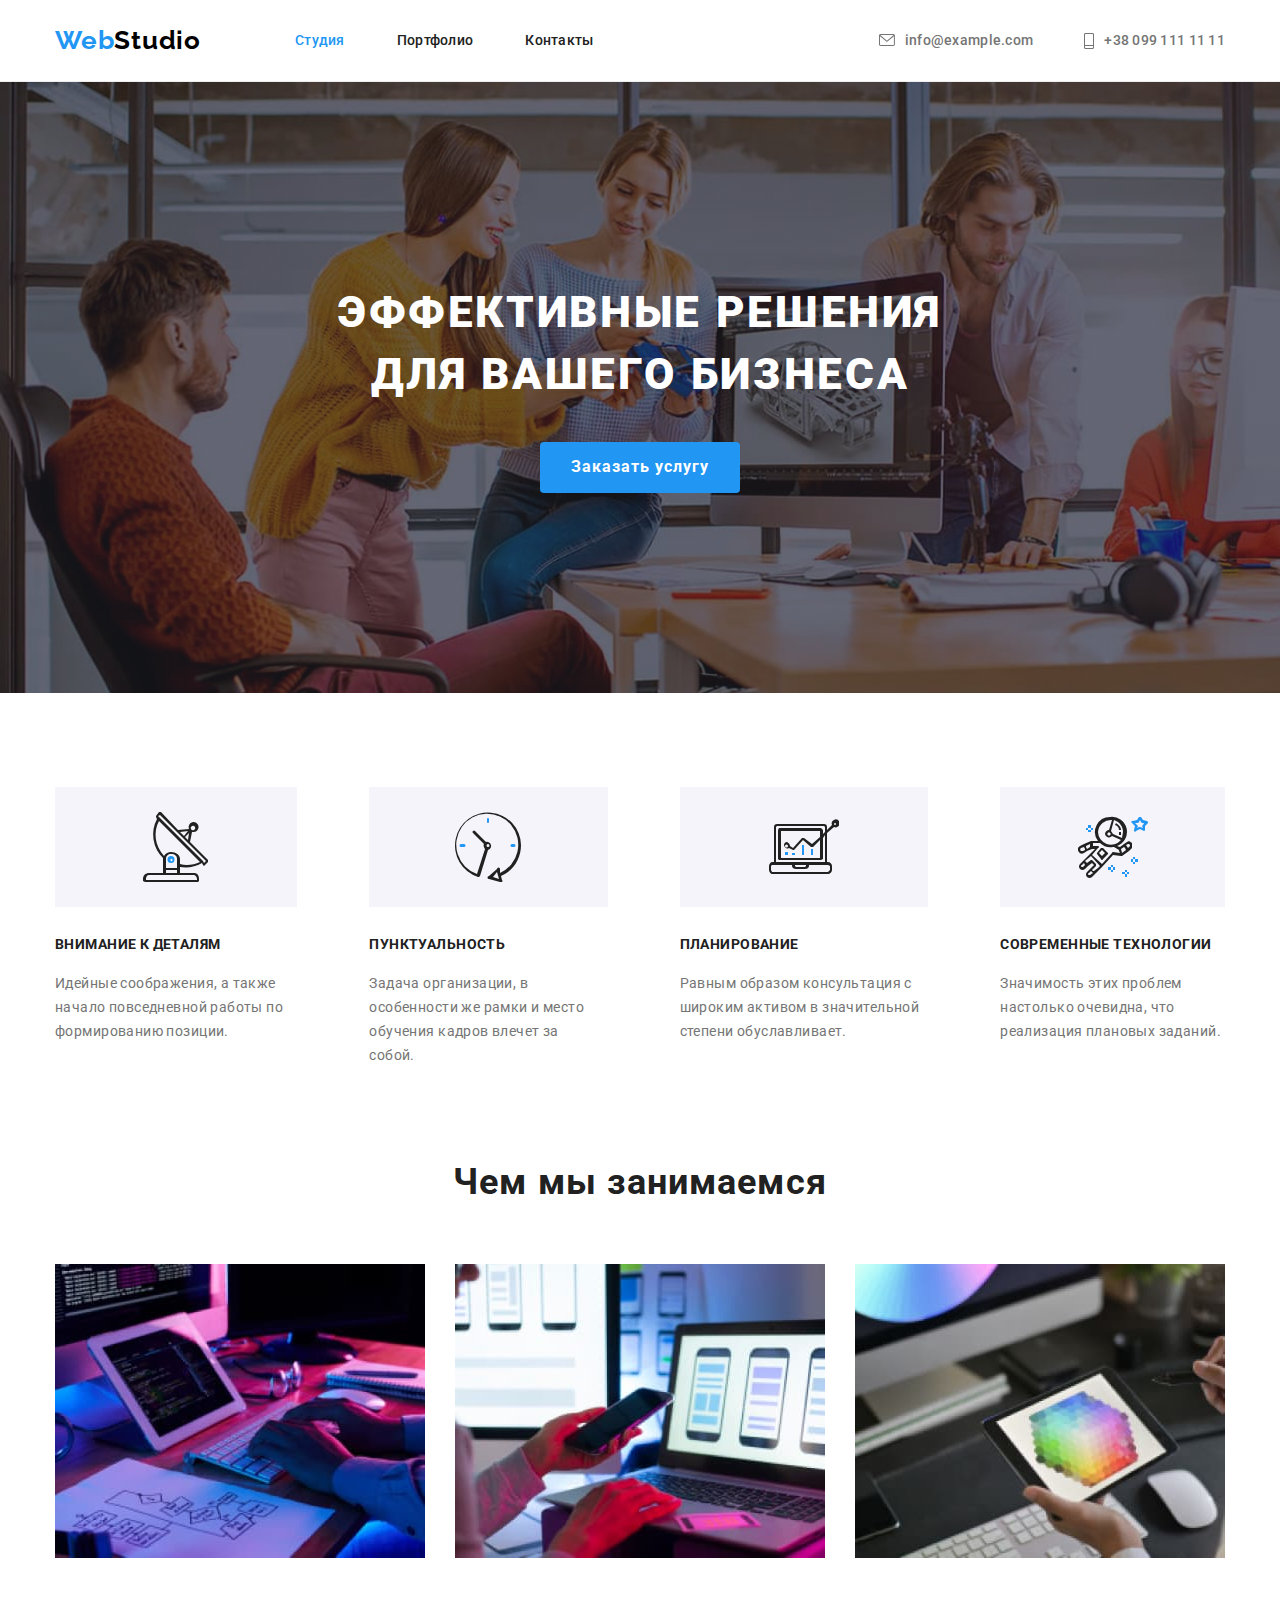
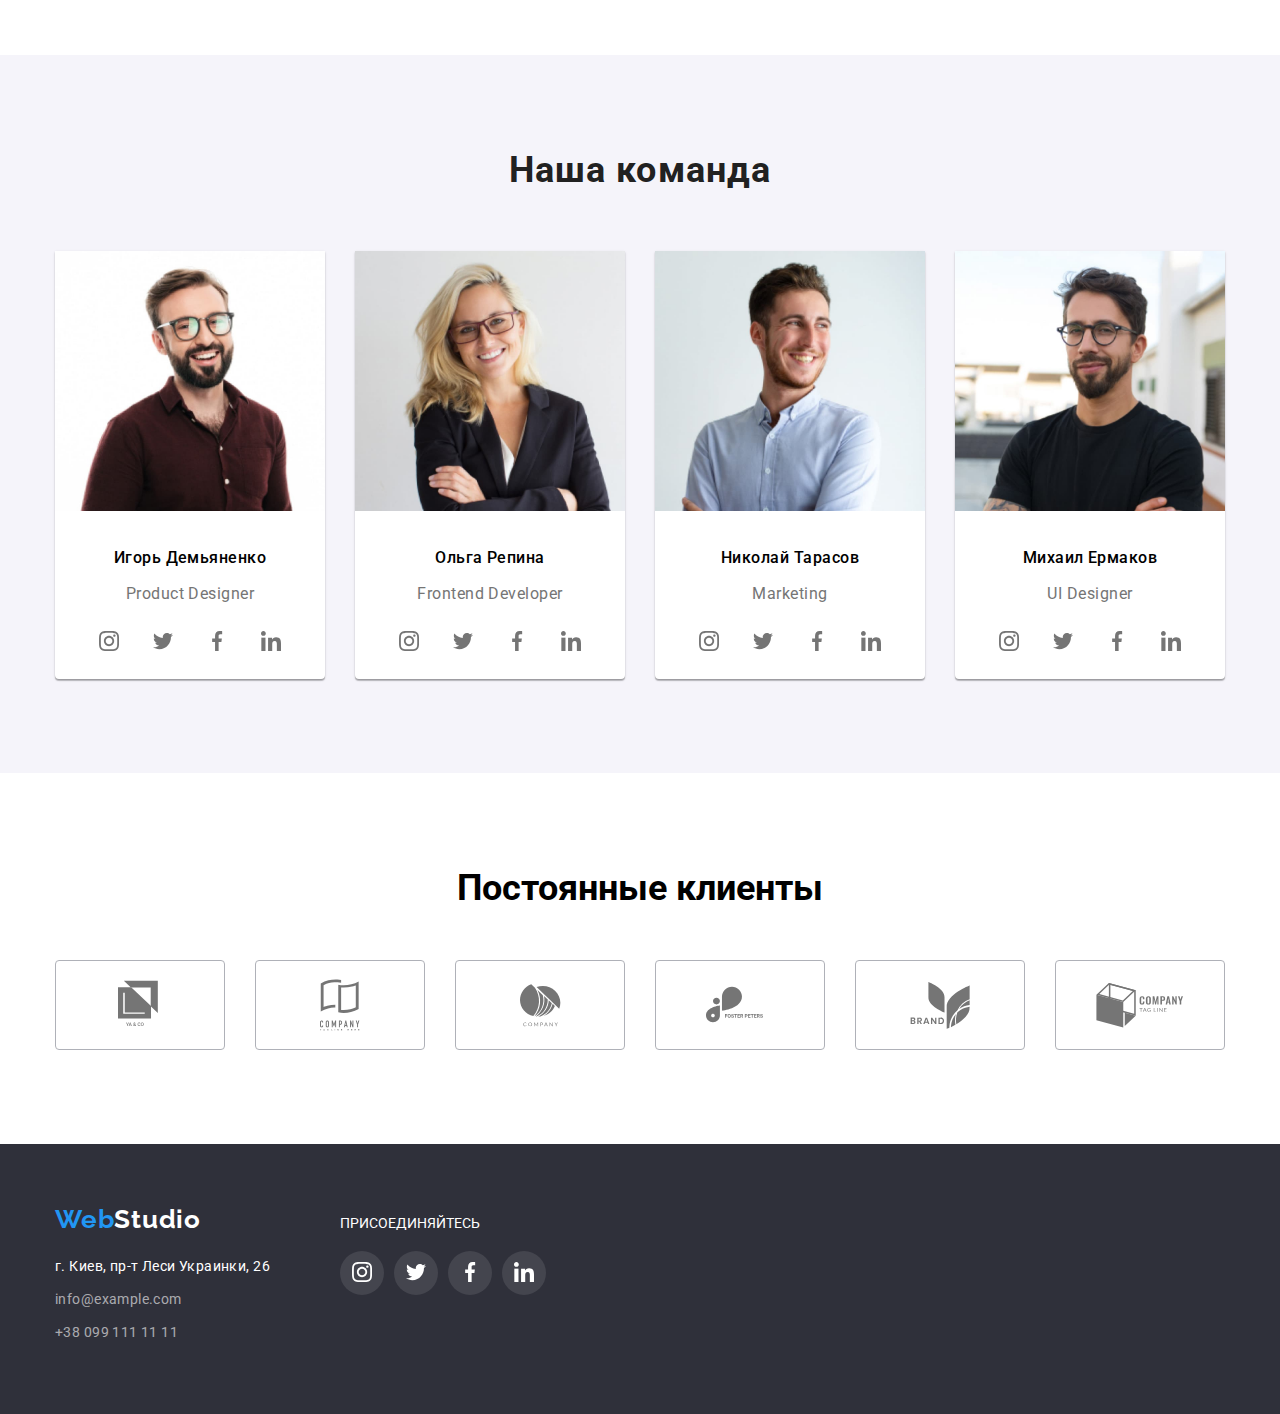
<file: index.html>
<!DOCTYPE html>
<html lang="ru">
  <head>
    <meta charset="UTF-8" />
    <meta name="viewport" content="width=device-width, initial-scale=1.0" />
    <title>WebStudio</title>
    <link href="https://cdnjs.cloudflare.com/ajax/libs/modern-normalize/1.0.0/modern-normalize.css" rel="stylesheet" />
    <link href="https://fonts.googleapis.com/css2?family=Raleway:wght@700&family=Roboto:wght@400;500;700;900&display=swap" rel="stylesheet" />
    <link href="./css/styles.css" rel="stylesheet" />
  </head>
  <body>
    <header class="header">
      <nav class="container main-nav">
        <a href="./index.html" class="logolink wite-background"><span class="logo-web">Web</span>Studio</a>
        <ul class="nav-list list">
          <li class="nav-link-list">
            <a href="./index.html" class="link nav-link current">Студия</a>
          </li>
          <li class="nav-link-list">
            <a href="./portfolio.html" class="link nav-link">Портфолио</a>
          </li>
          <li class="nav-link-list">
            <a href="./index.html" class="link nav-link">Контакты</a>
          </li>
        </ul>

        <ul class="contact list">
          <li class="contact-nav">
            <a href="mailto:info@example.com" class="link contact-link"
              ><svg class="icon-grey icon-envelope" width="16" height="12"><use href="./sprite.svg#icon-envelope"></use></svg>info@example.com</a>
          </li>
          <li class="contact-nav">
            <a href="tel:+380991111111" class="link contact-link"
              ><svg class="icon-grey icon-vector" width="10" height="16"><use href="./sprite.svg#icon-vector"></use></svg>+38 099 111 11 11</a>
          </li>
        </ul>
      </nav>
    </header>

    <main>
      <!--Герой-->
      <section class="hero">
        <div class="container">
          <h1 class="hero-title">Эффективные решения<br />для вашего бизнеса</h1>
          <button class="hero-button">Заказать услугу</button>
        </div>
      </section>

      <!--Наши преимущества-->

      <section class="advantage">
        <div class="container">
          <h2 class="hidden">Наши преимущества</h2>
          <ul class="list list-advantages">
            <li class="li-advantages">
              <h3 class="advantage-title icon-antenna">Внимание к деталям</h3>
              <p class="advantage-text">Идейные соображения, а также начало повседневной работы по формированию позиции.</p>
            </li>
            <li class="li-advantages">
              <h3 class="advantage-title icon-clock">Пунктуальность</h3>
              <p class="advantage-text">Задача организации, в особенности же рамки и место обучения кадров влечет за собой.</p>
            </li>
            <li class="li-advantages">
              <h3 class="advantage-title icon-diagram">Планирование</h3>
              <p class="advantage-text">Равным образом консультация с широким активом в значительной степени обуславливает.</p>
            </li>
            <li class="li-advantages">
              <h3 class="advantage-title icon-astronaut">Современные технологии</h3>
              <p class="advantage-text">Значимость этих проблем настолько очевидна, что реализация плановых заданий.</p>
            </li>
          </ul>
        </div>
      </section>

      <!--Чем мы занимаемся-->
      <section class="our-work">
        <div class="container">
          <h2 class="our-work-title">Чем мы занимаемся</h2>
          <ul class="list our-work-list">
            <li class="work-examples">
              <img src="./images-optimized/index1.jpg" alt="Разрабатывают веб дизан для компьютеров" width="370" height="294" />
            </li>
            <li class="work-examples">
              <img src="./images-optimized/index2.jpg" alt="Разрабатывают веб дизан для мобильных" width="370" height="294" />
            </li>
            <li class="work-examples">
              <img src="./images-optimized/index3.jpg" alt="Разрабатывают веб дизан для планшетов" width="370" height="294" />
            </li>
          </ul>
        </div>
      </section>
      <!--Наша команда-->
      <section class="team">
        <div class="container">
          <h2 class="team-title">Наша команда</h2>
          <ul class="list workers">
            <li class="workers-images">
              <img src="./images-optimized/index21.jpg" alt="фото Игоря Демьяненко" width="270" height="260" />
              <h4 class="team-member">Игорь Демьяненко</h4>
              <p class="profession">Product Designer</p>
              <ul class="list social-links-list">
                <li class="social-item">
                  <a href="instagram" class="social-link"><svg class="icon-instagram" width="20" height="20"><use href="./sprite.svg#icon-instagram2"></use></svg></a>
                </li>
                <li class="social-item">
                  <a href="twitter" class="social-link"><svg class="icon-twitter" width="20" height="20"><use href="./sprite.svg#icon-twitter1"></use></svg></a>
                </li>
                <li class="social-item">
                  <a href="facebook" class="social-link"><svg class="icon-facebook" width="20" height="20"><use href="./sprite.svg#icon-facebook1"></use></svg></a>
                </li>
                <li class="social-item">
                  <a href="linkedin" class="social-link"><svg class="icon-linkedin" width="20" height="20"><use href="./sprite.svg#icon-linkedin1"></use></svg></a>
                </li>
              </ul>
            </li>
            <li class="workers-images">
              <img src="./images-optimized/index22.jpg" alt="фото Ольги Репиной" width="270" height="260" />
              <h4 class="team-member">Ольга Репина</h4>
              <p class="profession">Frontend Developer</p>
              <ul class="list social-links-list">
                <li class="social-item">
                  <a href="instagram" class="social-link"><svg class="icon-instagram" width="20" height="20"><use href="./sprite.svg#icon-instagram2"></use></svg></a>
                </li>
                <li class="social-item">
                  <a href="twitter" class="social-link"><svg class="icon-twitter" width="20" height="20"><use href="./sprite.svg#icon-twitter1"></use></svg></a>
                </li>
                <li class="social-item">
                  <a href="facebook" class="social-link"><svg class="icon-facebook" width="20" height="20"><use href="./sprite.svg#icon-facebook1"></use></svg></a>
                </li>
                <li class="social-item">
                  <a href="linkedin" class="social-link"><svg class="icon-linkedin" width="20" height="20"><use href="./sprite.svg#icon-linkedin1"></use></svg></a>
                </li>
              </ul>
            </li>
            <li class="workers-images">
              <img src="./images-optimized/index23.jpg" alt="фото Николая Тарасова" width="270" height="260" />
              <h4 class="team-member">Николай Тарасов</h4>
              <p class="profession">Marketing</p>
              <ul class="list social-links-list">
                <li class="social-item">
                  <a href="instagram" class="social-link"><svg class="icon-instagram" width="20" height="20"><use href="./sprite.svg#icon-instagram2"></use></svg></a>
                </li>
                <li class="social-item">
                  <a href="twitter" class="social-link"><svg class="icon-twitter" width="20" height="20"><use href="./sprite.svg#icon-twitter1"></use></svg></a>
                </li>
                <li class="social-item">
                  <a href="facebook" class="social-link"><svg class="icon-facebook" width="20" height="20"><use href="./sprite.svg#icon-facebook1"></use></svg></a>
                </li>
                <li class="social-item">
                  <a href="linkedin" class="social-link"><svg class="icon-linkedin" width="20" height="20"><use href="./sprite.svg#icon-linkedin1"></use></svg></a>
                </li>
              </ul>
            </li>
            <li class="workers-images">
              <img src="./images-optimized/index24.jpg" alt="фото Михаила Ермакова" width="270" height="260" />
              <h4 class="team-member">Михаил Ермаков</h4>
              <p class="profession">UI Designer</p>
              <ul class="list social-links-list">
                <li class="social-item">
                  <a href="instagram" class="social-link"><svg class="icon-instagram" width="20" height="20"><use href="./sprite.svg#icon-instagram2"></use></svg></a>
                </li>
                <li class="social-item">
                  <a href="twitter" class="social-link"><svg class="icon-twitter" width="20" height="20"><use href="./sprite.svg#icon-twitter1"></use></svg></a>
                </li>
                <li class="social-item">
                  <a href="facebook" class="social-link"><svg class="icon-facebook" width="20" height="20"><use href="./sprite.svg#icon-facebook1"></use></svg></a>
                </li>
                <li class="social-item">
                  <a href="linkedin" class="social-link"><svg class="icon-linkedin" width="20" height="20"><use href="./sprite.svg#icon-linkedin1"></use></svg></a>
                </li>
              </ul>
            </li>
          </ul>
        </div>
      </section>

      <section class="our-clients">
        <div class="container">
        <h2 class="clients-title">Постоянные клиенты</h2>
        <ul class="list firm-list">
          <li class="firm-item">
            <a href="firm" class="clients"><svg class="logo-firm icon-logo1" width="44" height="50"><use href="./sprite.svg#icon-logo1"></use></svg></a>
          </li>
          <li class="firm-item">
            <a href="firm" class="clients"><svg class="logo-firm icon-logo2" width="40" height="52"><use href="./sprite.svg#icon-logo2"></use></svg></a>
          </li>
          <li class="firm-item">
            <a href="firm" class="clients"><svg class="logo-firm icon-logo3" width="41" height="43"><use href="./sprite.svg#icon-logo3"></use></svg></a>
          </li>
          <li class="firm-item">
            <a href="firm" class="clients"><svg class="logo-firm icon-logo4" width="68" height="42"><use href="./sprite.svg#icon-logo4"></use></svg></a>
          </li>
          <li class="firm-item">
            <a href="firm" class="clients"><svg class="logo-firm icon-logo5" width="60" height="47"><use href="./sprite.svg#icon-logo5"></use></svg></a>
          </li>
          <li class="firm-item">
            <a href="firm" class="clients"><svg class="logo-firm icon-logo6" width="88" height="45"><use href="./sprite.svg#icon-logo6"></use></svg></a>
          </li>
        </ul>
      </div>
      </section>
    </main>
    <footer class="footer">
      <div class="container footer-container">
        <div class="footer-contacts">
        <a href="./index.html" class="logolink black-background"><span class="logo-web">Web</span>Studio</a>
        <address class="adress">г. Киев, пр-т Леси Украинки, 26</address>
        <ul class="list list-footer">
          <li><a href="mailto:info@example.com" class="mail link">info@example.com</a></li>
          <li><a href="tel:+380991111111" class="phone link">+38 099 111 11 11</a></li>
        </ul>
      </div>
        <div class="footer-links">
        <p class="u-r-welcom">присоединяйтесь</p>
        <ul class="list social-links-list-footer">
          <li class="social-item-footer">
            <a href="instagram" class="social-link-footer"><svg class="icon-instagram" width="20" height="20"><use href="./sprite.svg#icon-instagram2"></use></svg></a>
          </li>
          <li class="social-item-footer">
            <a href="twitter" class="social-link-footer"><svg class="icon-twitter" width="20" height="20"><use href="./sprite.svg#icon-twitter1"></use></svg></a>
          </li>
          <li class="social-item-footer">
            <a href="facebook" class="social-link-footer"><svg class="icon-facebook" width="20" height="20"><use href="./sprite.svg#icon-facebook1"></use></svg></a>
          </li>
          <li class="social-item-footer">
            <a href="linkedin" class="social-link-footer"><svg class="icon-linkedin" width="20" height="20"><use href="./sprite.svg#icon-linkedin1"></use></svg></a>
          </li>
        </ul>
      </div>
      </div>
    </footer>
  </body>
</html>
</file>
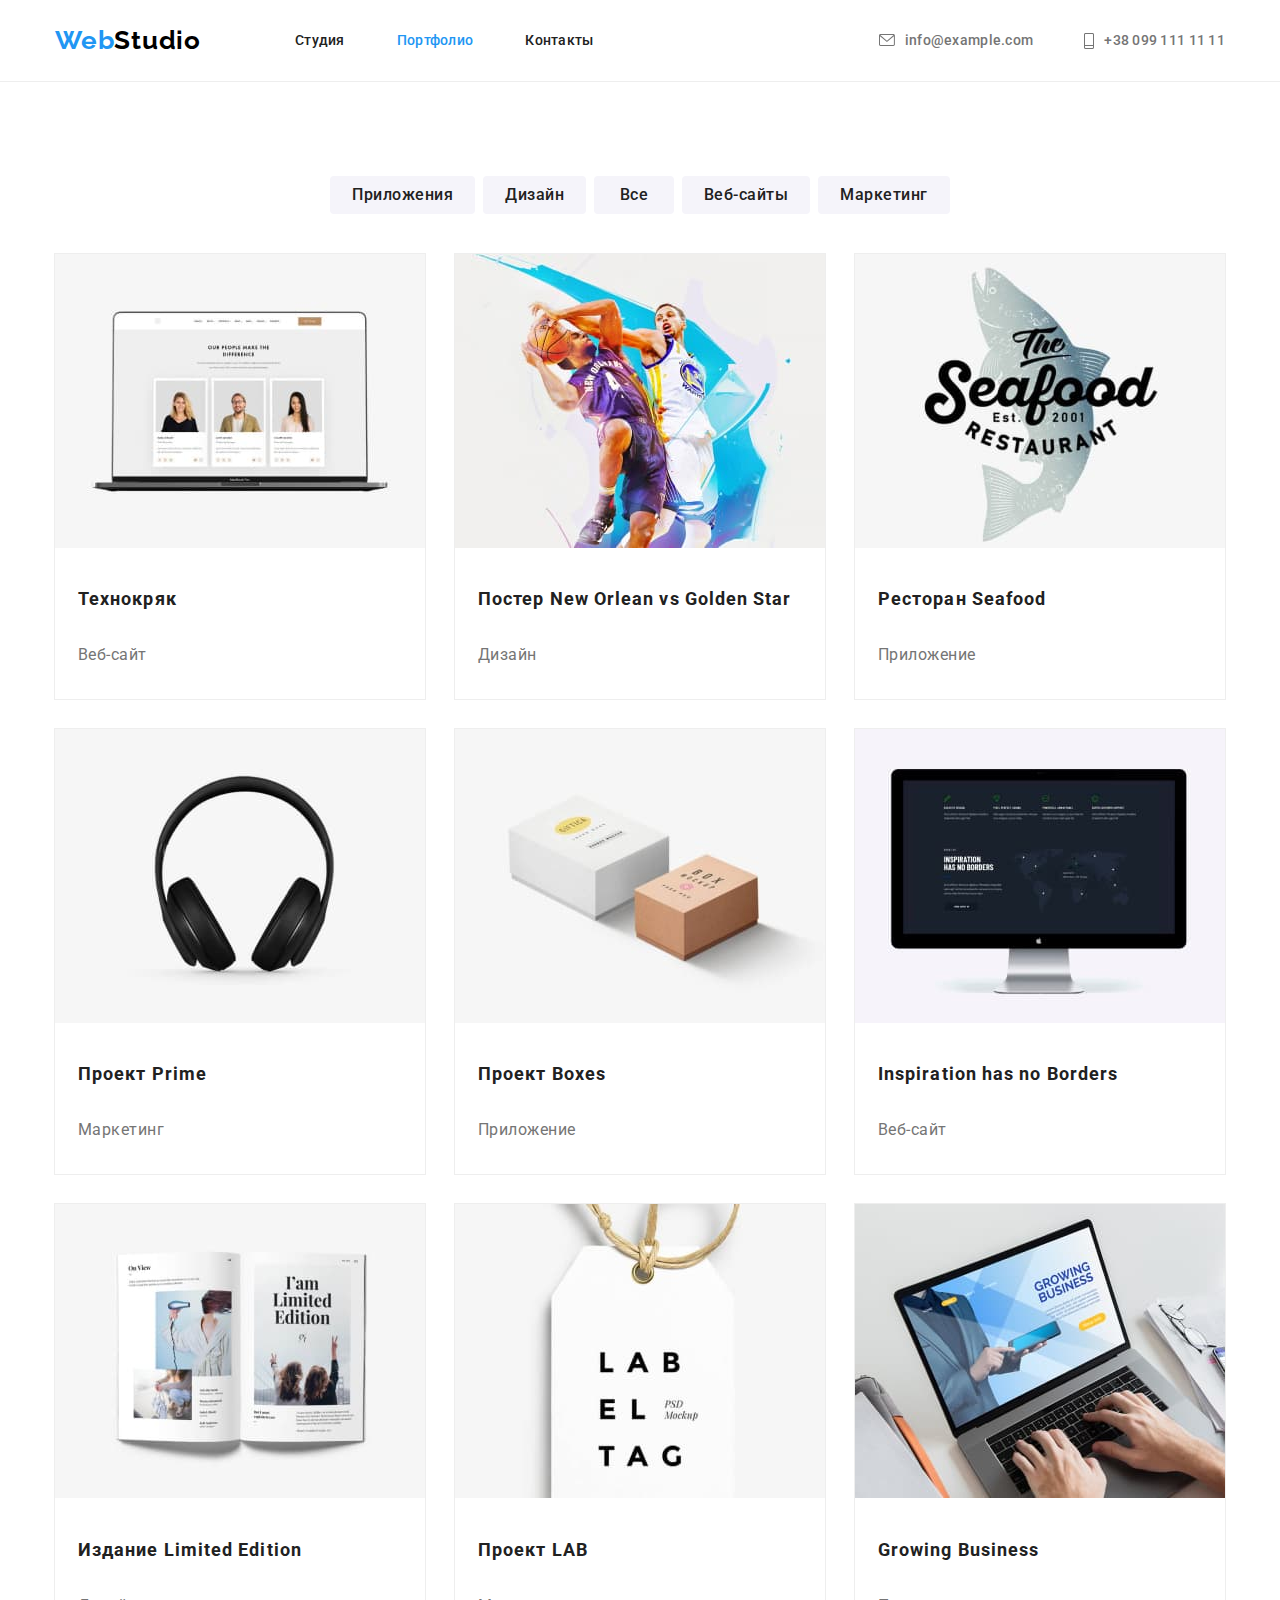
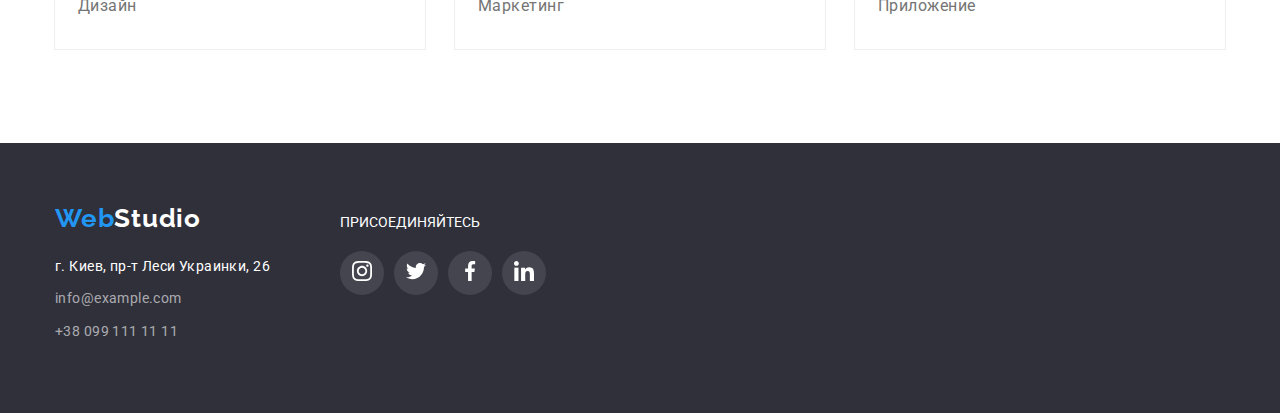
<file: portfolio.html>
<!DOCTYPE html>
<html lang="ru">
  <head>
    <meta charset="UTF-8" />
    <meta name="viewport" content="width=device-width, initial-scale=1.0" />
    <title>Portfolio</title>
    <link href="https://cdnjs.cloudflare.com/ajax/libs/modern-normalize/1.0.0/modern-normalize.css" rel="stylesheet" />
    <link href="https://fonts.googleapis.com/css2?family=Raleway:wght@700&family=Roboto:wght@400;500;700;900&display=swap" rel="stylesheet" />
    <link href="./css/styles.css" rel="stylesheet" />
  </head>
  <body>
    <header class="header">
      <nav class="container main-nav">
        <a href="./index.html" class="logolink wite-background"><span class="logo-web">Web</span>Studio</a>
        <ul class="nav-list list">
          <li class="nav-link-list">
            <a href="./index.html" class="link nav-link">Студия</a>
          </li>
          <li class="nav-link-list">
            <a href="./portfolio.html" class="link nav-link current">Портфолио</a>
          </li>
          <li class="nav-link-list">
            <a href="./index.html" class="link nav-link">Контакты</a>
          </li>
        </ul>

        <ul class="contact list">
          <li class="contact-nav">
            <a href="mailto:info@example.com" class="link contact-link"
              ><svg class="icon-grey icon-envelope" width="16" height="12"><use href="./sprite.svg#icon-envelope"></use></svg>info@example.com</a>
          </li>
          <li class="contact-nav">
            <a href="tel:+380991111111" class="link contact-link"
              ><svg class="icon-grey icon-vector" width="10" height="16"><use href="./sprite.svg#icon-vector"></use></svg>+38 099 111 11 11</a>
          </li>
        </ul>
      </nav>
    </header>

    <main>
      <section class="categories">
        <h1 class="hidden">Категории</h1>
        <div class="container">
          <ul class="categories-buttons list">
            <li class="button-list"><button class="categories-button">Приложения</button></li>
            <li class="button-list"><button class="categories-button">Дизайн</button></li>
            <li class="button-list"><button class="categories-button">Все</button></li>
            <li class="button-list"><button class="categories-button">Веб-сайты</button></li>
            <li class="button-list"><button class="categories-button">Маркетинг</button></li>
          </ul>
        </div>
      </section>
      <section class="our-works-images">
        <h2 class="hidden">Наши работы</h2>
        <div class="container">
          <ul class="list portfolio-work-examples">
            <li class="example-card">
              <a href="./portfolio.html" class="link">
                <img src="./images-optimized/portfolioimg0.jpg" alt="Фото сайта технокряк" width="370" height="294" />
                <h3 class="category-title">Технокряк</h3>
                <p class="category">Веб-сайт</p>
              </a>
            </li>
            <li class="example-card">
              <a href="./portfolio.html" class="link">
                <img src="./images-optimized/portfolioimg1.jpg" alt="Два баскетболиста" width="370" height="294" />
                <h3 class="category-title">Постер New Orlean vs Golden Star</h3>
                <p class="category">Дизайн</p>
              </a>
            </li>
            <li class="example-card">
              <a href="./portfolio.html" class="link">
                <img src="./images-optimized/portfolioimg2.jpg" alt="Лейбл рестораана Морская еда" width="370" height="294" />
                <h3 class="category-title">Ресторан Seafood</h3>
                <p class="category">Приложение</p>
              </a>
            </li>
            <li class="example-card">
              <a href="./portfolio.html" class="link">
                <img src="./images-optimized/portfolioimg3.jpg" alt="Наушники" width="370" height="294" />
                <h3 class="category-title">Проект Prime</h3>
                <p class="category">Маркетинг</p>
              </a>
            </li>
            <li class="example-card">
              <a href="./portfolio.html" class="link">
                <img src="./images-optimized/portfolioimg4.jpg" alt="Две коробки" width="370" height="294" />
                <h3 class="category-title">Проект Boxes</h3>
                <p class="category">Приложение</p>
              </a>
            </li>
            <li class="example-card">
              <a href="./portfolio.html" class="link">
                <img src="./images-optimized/portfolioimg5.jpg" alt="Монитор с изображением сайта на мониторе" width="370" height="294" />
                <h3 class="category-title">Inspiration has no Borders</h3>
                <p class="category">Веб-сайт</p>
              </a>
            </li>
            <li class="example-card">
              <a href="./portfolio.html" class="link">
                <img src="./images-optimized/portfolioimg6.jpg" alt="Открытый журнал" width="370" height="294" />
                <h3 class="category-title">Издание Limited Edition</h3>
                <p class="category">Дизайн</p>
              </a>
            </li>
            <li class="example-card">
              <a href="./portfolio.html" class="link">
                <img src="./images-optimized/portfolioimg7.jpg" alt="Изображение лейбла" width="370" height="294" />
                <h3 class="category-title">Проект LAB</h3>
                <p class="category">Маркетинг</p>
              </a>
            </li>
            <li class="example-card">
              <a href="./portfolio.html" class="link">
                <img src="./images-optimized/portfolioimg8.jpg" alt="Фото ноутбука" width="370" height="294" />
                <h3 class="category-title">Growing Business</h3>
                <p class="category">Приложение</p>
              </a>
            </li>
          </ul>
        </div>
      </section>
    </main>
    <footer class="footer">
      <div class="container footer-container">
        <div class="footer-contacts">
        <a href="./index.html" class="logolink black-background"><span class="logo-web">Web</span>Studio</a>
        <address class="adress">г. Киев, пр-т Леси Украинки, 26</address>
        <ul class="list list-footer">
          <li><a href="mailto:info@example.com" class="mail link">info@example.com</a></li>
          <li><a href="tel:+380991111111" class="phone link">+38 099 111 11 11</a></li>
        </ul>
      </div>
        <div class="footer-links">
        <p class="u-r-welcom">присоединяйтесь</p>
        <ul class="list social-links-list-footer">
          <li class="social-item-footer">
            <a href="instagram" class="social-link-footer"><svg class="icon-instagram" width="20" height="20"><use href="./sprite.svg#icon-instagram2"></use></svg></a>
          </li>
          <li class="social-item-footer">
            <a href="twitter" class="social-link-footer"><svg class="icon-twitter" width="20" height="20"><use href="./sprite.svg#icon-twitter1"></use></svg></a>
          </li>
          <li class="social-item-footer">
            <a href="facebook" class="social-link-footer"><svg class="icon-facebook" width="20" height="20"><use href="./sprite.svg#icon-facebook1"></use></svg></a>
          </li>
          <li class="social-item-footer">
            <a href="linkedin" class="social-link-footer"><svg class="icon-linkedin" width="20" height="20"><use href="./sprite.svg#icon-linkedin1"></use></svg></a>
          </li>
        </ul>
      </div>
      </div>
    </footer>
  </body>
</html>
</file>
<file: css/styles.css>
/*
Основной текст цвет p #757575
Цвет заголовков серый h  #212121 
Цвет в футтере rgba(255, 255, 255, 0.6) , белый #FFFFFF;
Голубой #2196F3
Черный #000000
color: var(--xxx-text-color)
line-height = (line-height / font-size);


.hero : почему при указании размеров (ширина высота) все сбивается? 
*/

:root {
  --main-text-color: #757575;
  --heading-text-color: #212121;
  --footer-contacts-color: rgba(255, 255, 255, 0.6);
  --white-color: #ffffff;
  --black-color: #000000;
  --blue-color: #2196f3;
  --border-card: #eeeeee;
  --background-advantages: #F5F4FA;
  --border-clients: #AFB1B8;
}

body {
  font-family: "Roboto", sans-serif;
  background-color: var(--white-color);
  font-style: normal;
}

/*Логотип*/

.logolink {
  color: var(--black-color);
  font-family: "Raleway", sans-serif;
  font-weight: 700;
  font-size: 26px;
  line-height: 1.2;
  letter-spacing: 0.03em;
  text-decoration: none;
}

.logo-web {
  color: var(--blue-color);
}

.wite-background {
  padding: 25px 0;
  margin-right: 94px;

}

.link {
  text-decoration: none;
}

.container {
  width: 1200px;
  padding-right: 15px;
  padding-left: 15px;
  margin-left: auto;
  margin-right: auto;
  /*outline: solid salmon 3px;*/
}

.header {
  border-bottom: 1px solid var(--border-card);
}

.nav-list {
  justify-items: center;
  display: flex;
  margin: 0;
  padding: 0;
}

.contact {
  display: flex;
  margin-top: 0;
  margin-bottom: 0;
}

.list {
  font-size: 14px;
  color: var(--black-color);
  font-weight: 500;
  line-height: 1.1;
  letter-spacing: 0.02em;
  list-style: none;
}

.nav-link {
  color: var(--heading-text-color);
  padding: 30px 0;
}

.current {
  color: var(--blue-color);
}

.nav-link-list:not(:last-child) {
  margin-right: 52px;
}

.nav-link:hover,
.nav-link:focus {
  color: var(--blue-color);
}

.contact {
  display: flex;
  padding: 0;
  margin-left: auto;
}

.main-nav {
  display: flex;
  align-items: center;
}

.contact-nav:not(:last-child) {
  margin-right: 51px;
}

.contact-nav:hover .icon-grey,
.contact-nav:focus .icon-grey {
  fill: var(--blue-color);
} 

.icon-grey {
  fill: var(--main-text-color);
}

.icon-envelope,
.icon-vector {
  margin-right: 10px;
}

.contact-link {
  display: flex;
  align-items: center;
  padding: 30px 0;

  font-size: 14px;
  font-weight: 500;
  line-height: 1.1;
  letter-spacing: 0.02em;
  color: var(--main-text-color);
}

.contact-link:hover,
.contact-link:focus {
  color: var(--blue-color);
}

.hero-title {
  margin-top: 0;
  margin-bottom: 37px;
  font-weight: 900;
  font-size: 44px;
  line-height: 1.4;
  color: var(--white-color);
  letter-spacing: 0.06em;
  text-transform: uppercase;
}

.hero {
  padding-top: 200px;
  padding-bottom: 200px;
  text-align: center;
 
  /* background-color: #2f303a; */
  
  background-image: linear-gradient(rgba(47, 48, 58, 0.4), rgba(47, 48, 58, 0.4)), url(../images-optimized/Img.jpg) ;
  background-repeat: no-repeat;
  background-size: cover; 
  /* background-image: linear-gradient(rgba(47, 48, 58, 0.4), rgba(47, 48, 58, 0.4)); */
}

.hero-button {
  padding: 10px 31px;

  font-family: "Roboto", sans-serif;
  color: var(--white-color);
  background-color: var(--blue-color);
  font-weight: 700;
  font-size: 16px;
  line-height: 1.9;
  text-align: center;
  letter-spacing: 0.06em;
  border: 1px;
  border-radius: 4px;
  border-color: var(--blue-color);
  min-width: 120px;
}

.hidden {
  display: none;
}

.advantage {
  padding-bottom: 94px;
  padding-top: 94px;
}

.li-advantages:not(:last-child) {
  margin-right: 72px;
}

.list-advantages {
  display: flex;

  margin: 0;
  padding-left: 0;
}

.advantage-title {
  margin-top: 0;
  margin-bottom: 20px;
  color: var(--heading-text-color);
  font-weight: 700;
  font-size: 14px;
  line-height: 1.1;
  letter-spacing: 0.03em;
  text-transform: uppercase;
}

.advantage-title::before {
  content: "";
  display: block;
  height: 120px; 
  background-color: var(--background-advantages);
  background-repeat: no-repeat;
  background-position: center;
  margin-bottom: 30px;
 }

 .icon-antenna::before {
 background-image: url(../images-optimized/antenna1.svg);
 }

 .icon-clock::before {
   background-image: url(../images-optimized/clock1.svg);
 }


 .icon-diagram::before {
   background-image: url(../images-optimized/diagram1.svg);
 }

.icon-astronaut::before {
  background-image: url(../images-optimized/astronaut1.svg);
}

.advantage-text {
  margin: 0;
  font-weight: 400;
  color: var(--main-text-color);
  font-size: 14px;
  line-height: 1.7;
  letter-spacing: 0.03em;
}

.our-work {
  padding-bottom: 94px;
}

.our-work-list {
  display: flex;
  text-align: center;
  margin: 0;
  padding: 0;
}

.work-examples:not(:last-child) {
  margin-right: 30px;
}

.our-work-title,
.team-title {
  text-align: center;
  color: var(--heading-text-color);
  font-weight: 700;
  font-size: 36px;
  line-height: 1.2;
  letter-spacing: 0.03em;
}

.our-work-title {
  margin-top: 0;
  margin-bottom: 59px;
}

.team-title {
  margin-bottom: 59px;
  margin-top: 0;
}

.team {
  background-color: #f5f4fa;
  padding-bottom: 94px;
  padding-top: 94px;
}

.workers {
  display: flex;
  padding: 0;
  margin: 0;
}

.workers-images:not(:last-child) {
  margin-right: 30px;
}

.workers-images {
  background-color: var(--white-color);
  box-shadow: 0px 1px 3px rgba(0, 0, 0, 0.12), 0px 1px 1px rgba(0, 0, 0, 0.14), 0px 2px 1px rgba(0, 0, 0, 0.2);
border-radius: 0px 0px 4px 4px;
}
/* 
.workers-cards {
  background-color: var(--);
} */

.team-member {
  padding-top: 33px;
  padding-bottom: 17px;
  margin: 0;

  color: var(--black-color);
  font-weight: 500;
  font-size: 16px;
  line-height: 1.2;
  letter-spacing: 0.03em;
  text-align: center;
}

.profession {
  padding: 0;
  margin: 0;

  color: var(--main-text-color);
  font-weight: 400;
  font-size: 16px;
  line-height: 1.2;
  letter-spacing: 0.03em;
  text-align: center;
}

/* .team-member,
.profession {
  background-color: var(--white-color);
} */

.social-link {
  display: flex;
  align-items: center;
  justify-content: center;
  fill: var(--main-text-color);
  width: 44px;
  height: 44px;
}

.social-link:hover,
.social-link:focus {
background-color: var(--blue-color);
fill: var(--white-color);
border-radius: 50%;
}

.social-links-list {
  display: flex;
  padding: 16px 32px;
  /* background-color: var(--white-color); */
}

.social-item:not(:last-child) {
margin-right: 10px;
}

.our-clients {
padding: 94px 0;
}

.firm-list {
  display: flex;
  padding: 0;
  margin: 0;
}

.clients {
  display: flex;
  width: 170px;
  height: 90px;
  fill: var(--main-text-color);
  align-items: center;
  justify-content: center;
  border: 1px solid var(--border-clients);
  border-radius: 4px;
}

.clients:hover, .clients:focus {
  border: 1px solid var(--blue-color);
  fill: var(--blue-color);
}

.firm-item:not(:last-child) {
  margin-right: 30px;
}

.clients-title {
  margin: 0 0 50px;
  text-align: center;
font-weight: 700px;
font-size: 36px;
line-height: 1.2;
}


.footer {
  padding-top: 60px;
  padding-bottom: 60px;
  background-color: #2f303a;
  text-align: left;
}

.black-background {
  display: block;
  margin-bottom: 20px;
  color: var(--white-color);
}

.adress {
  margin-bottom: 9px;

  color: var(--white-color);
  font-weight: 400;
  font-size: 14px;
  line-height: 1.7;
  letter-spacing: 0.03em;
  font-style: normal;
}

.list-footer {
  padding-left: 0;
  margin: 0;
}

.mail {
  margin-bottom: 17px;
}

.mail,
.phone {
  display: block;
  margin-bottom: 9px;

  color: var(--footer-contacts-color);
  font-weight: 400;
  font-size: 14px;
  line-height: 1.7;
  letter-spacing: 0.03em;
}

.u-r-welcom {
  margin: 0 0 20px;
  padding: 0;
  text-transform: uppercase;
  color: var(--white-color);
  font-weight: 700px;
font-size: 14px;
line-height: 1.1;
}

.social-link-footer {
  fill: var(--white-color);
}

.social-item-footer {
  display: flex;
  align-items: center;
  justify-content: center;
border-radius: 50%;
background-color: rgba(255, 255, 255, 0.1);
width: 44px;
height: 44px;
}

.social-item-footer:not(:last-child) {
margin-right: 10px;
}

.social-item-footer:hover,
.social-item-footer:focus {
background-color: var(--blue-color);
}

.social-links-list-footer {
  display: flex;
  margin: 0;
  padding: 0;
}

.footer-container {
  display: flex;
}

.footer-links {
  margin-left: 70px;
  margin-top: 12px;
}

.categories {
  padding-top: 94px;
  padding-bottom: 40px;
}

.categories-buttons {
  margin: 0;
  display: flex;

  align-items: center;
  justify-content: center;
  padding: 0;
}

.categories-button {
  padding: 6px 22px;
  margin: 0;
  border: none;
  min-width: 80px;
  font-family: "Roboto", sans-serif;
  font-weight: 500;
  font-size: 16px;
  line-height: 1.6;
  letter-spacing: 0.03em;
  color: var(--heading-text-color);
  background-color: #f5f4fa;
  border-radius: 4px;
}

.button-list:not(:last-child) {
  margin-right: 8px;
}

.categories-button:hover,
.categories-button:focus {
  color: var(--white-color);
  background-color: var(--blue-color);
}

.our-works-images {
  padding-bottom: 94px;
}

.portfolio-work-examples {
  display: flex;
  flex-wrap: wrap;
  margin: 0;
  padding: 0;
}

.category-title {
  margin-top: 30px;
  margin-bottom: 24px;
  padding-left: 23px;

  color: var(--heading-text-color);
  font-weight: 700;
  font-size: 18px;
  line-height: 2;
  letter-spacing: 0.06em;
}

.category {
  margin-bottom: 29px;
  margin-top: 0;
  padding-left: 23px;

  color: var(--main-text-color);
  font-weight: 400;
  font-size: 16px;
  line-height: 1.8;
  letter-spacing: 0.03em;
}

.example-card {
  margin-right: 30px;
  margin-bottom: 30px;
  outline: 1px solid var(--border-card);
}

.example-card:focus,
.example-card:hover {
box-sizing: border-box;
box-shadow: 0px 1px 1px rgba(0, 0, 0, 0.12), 0px 4px 4px rgba(0, 0, 0, 0.06), 1px 4px 6px rgba(0, 0, 0, 0.16);
}

.example-card:nth-child(3n + 3) {
  margin-right: 0;
}

.example-card:nth-last-child(-n + 3) {
  margin-bottom: 0;
}
</file>
